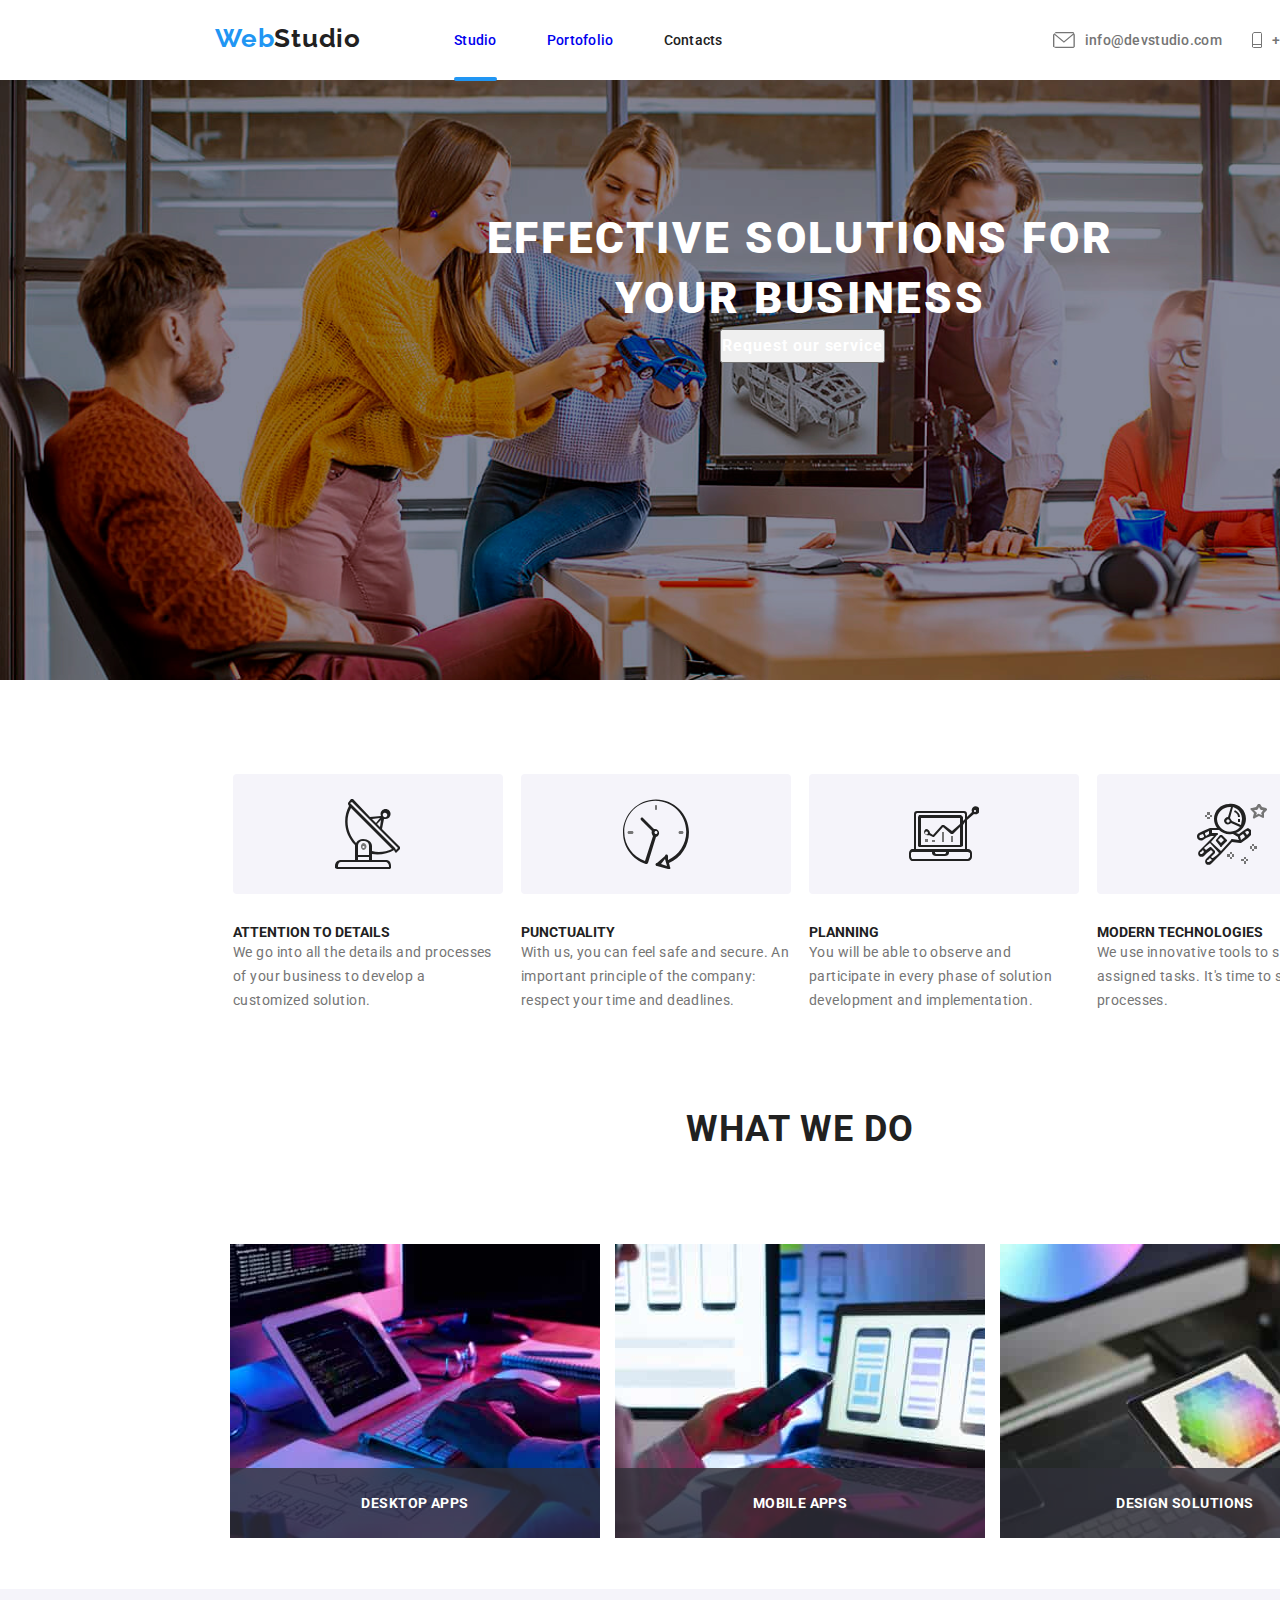
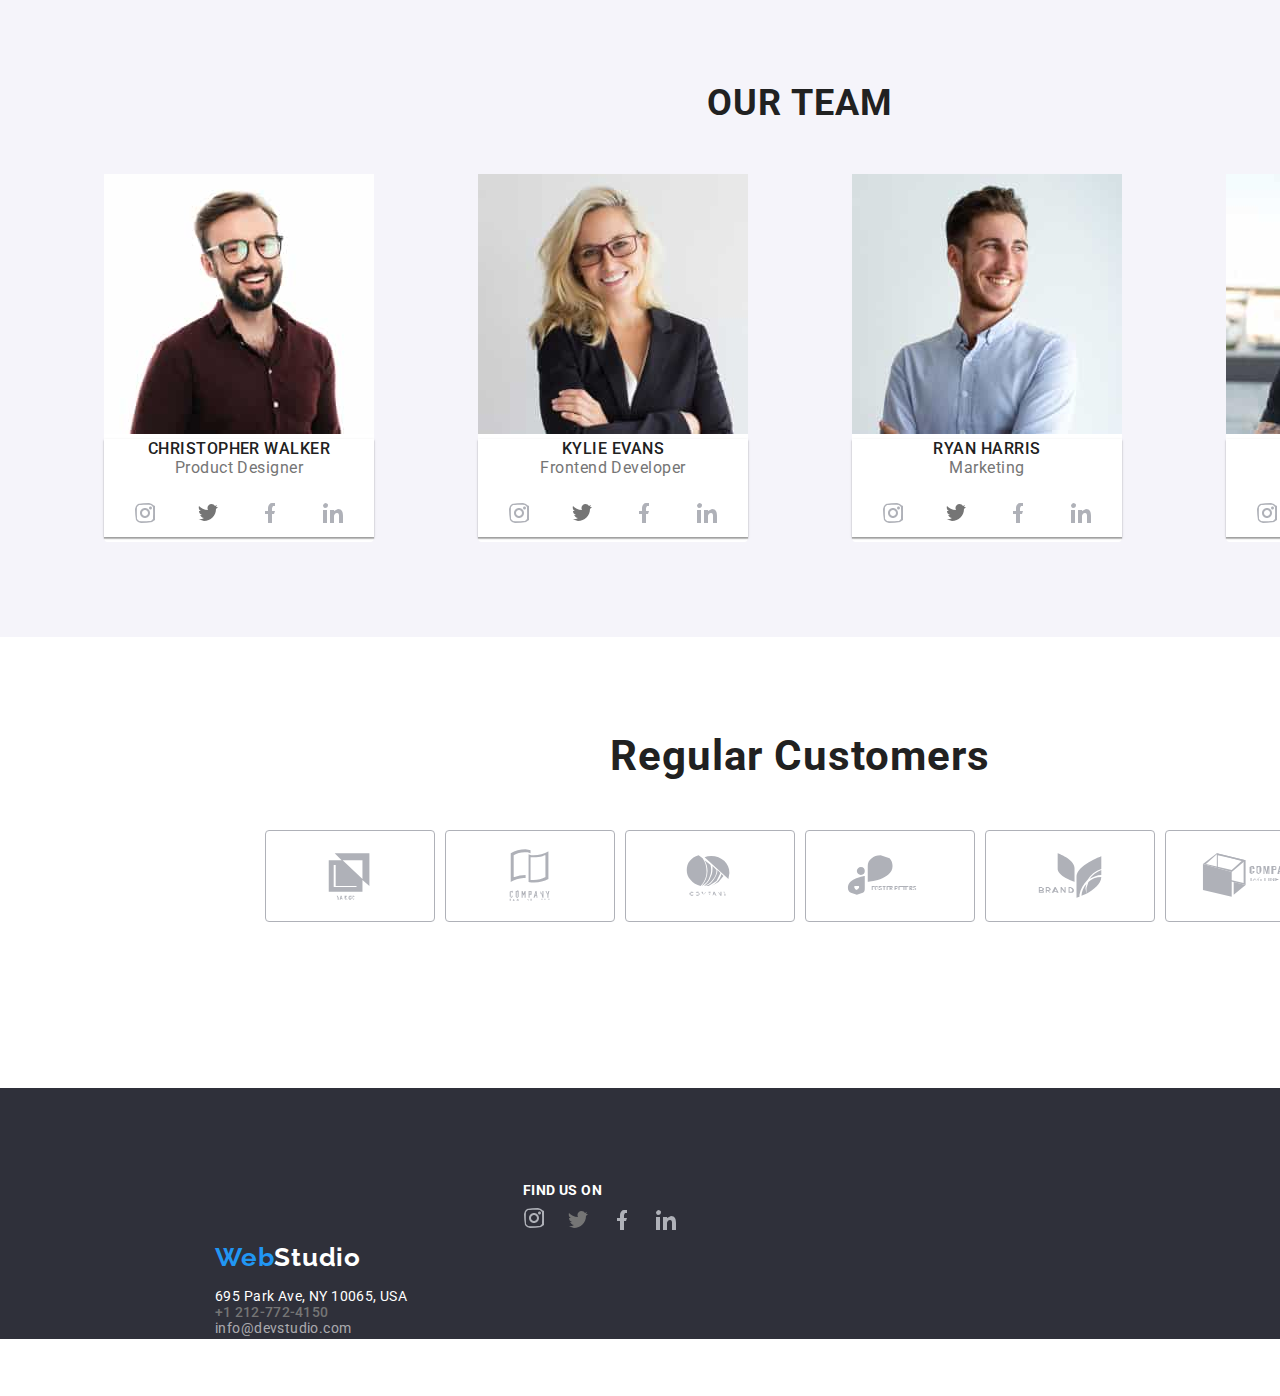
<file: index.html>
<!DOCTYPE html>
<html lang="en">
  <head>
    <meta charset="UTF-8" />
    <meta http-equiv="X-UA-Compatible" content="IE=edge" />
    <meta name="viewport" content="width=device-width, initial-scale=1.0" />
    <title>WebStudio</title>
    <link rel="preconnect" href="https://fonts.googleapis.com" />
    <link rel="preconnect" href="https://fonts.gstatic.com" crossorigin />
    <link
      href="https://fonts.googleapis.com/css2?family=Raleway:wght@700&family=Roboto:ital,wght@0,400;0,500;0,900;1,700&display=swap"
      rel="stylesheet"
    />

    <link rel="stylesheet" href="modern-normalize.css" />
    <link rel="stylesheet" href="style.css" />
  </head>

  <body>
    <div class="container">
      <!--Header-->
      <header class="head-section">
        <nav>
          <div class="header-section">
            <ul class="top-section">
              <div class="logo-section">
                <li>Web<span class="studio-top">Studio</span></li>
              </div>
              <div class="link-section">
                <li class="studio-section current">
                  <a href="index.html">Studio</a>
                </li>
                <li class="portofolio-section">
                  <a href="portofolio.html">Portofolio</a>
                </li>
                <li class="contacts-section">Contacts</li>
              </div>
            </ul>

            <div class="info-section">
              <div class="icons-mail-phone">
                <img src="./images/icons.svg/envelope.svg" alt="My Happy SVG" />
              </div>
              <a class="info-mail" href="mailto:info@devstudio.com"
                >info@devstudio.com
              </a>
              <div class="icons-mail-phone">
                <img
                  src="./images/icons.svg/smartphone.svg"
                  alt="My Happy SVG"
                />
              </div>
              <a class="info-phone" href="+1212-772-4150">+1 212-772-4150</a>
            </div>
          </div>
        </nav>
      </header>

      <!-- Main Content -->
      <main>
        <div class="title-section">
          <h1>EFFECTIVE SOLUTIONS FOR YOUR BUSINESS</h1>
          <button data-modal-open class="button">Request our service</button>
        </div>

        <!--Abilities section-->

        <article class="ability-section">
          <div>
            <ul class="abilities-section">
              <li>
                <div class="icon-space">
                  <div class="icons-list">
                    <img
                      class="icon-list"
                      src="./images/icons.svg/antenna.svg"
                      alt="My Happy SVG"
                    />
                  </div>
                </div>

                <h2>ATTENTION TO DETAILS</h2>
                <p>
                  We go into all the details and processes of your business to
                  develop a customized solution.
                </p>
              </li>
              <li>
                <div class="icon-space">
                  <div class="icons-list">
                    <img
                      class="icon-list"
                      src="./images/icons.svg/clock.svg"
                      alt="My Happy SVG"
                    />
                  </div>
                </div>
                <h2>PUNCTUALITY</h2>
                <p>
                  With us, you can feel safe and secure. An important principle
                  of the company: respect your time and deadlines.
                </p>
              </li>
              <li>
                <div class="icon-space">
                  <div class="icons-list">
                    <img
                      class="icon-list"
                      src="./images/icons.svg/diagram.svg"
                      alt="My Happy SVG"
                    />
                  </div>
                </div>
                <h2>PLANNING</h2>
                <p>
                  You will be able to observe and participate in every phase of
                  solution development and implementation.
                </p>
              </li>
              <li>
                <div class="icon-space">
                  <div class="icons-list">
                    <img
                      class="icon-list"
                      src="./images/icons.svg/astronaut.svg"
                      alt="My Happy SVG"
                    />
                  </div>
                </div>

                <h2>MODERN TECHNOLOGIES</h2>
                <p>
                  We use innovative tools to solve assigned tasks. It's time to
                  simplify work processes.
                </p>
              </li>
            </ul>
          </div>

          <!--What we do section-->

          <div class="what-we-do-section">
            <h2 class="details">What we do</h2>

            <div class="details-section">
              <div class="laptop-img">
                <img src="images/laptop.jpg" alt="Laptop" width="370" />
                <div class="desktop-apps">
                  <span class="apps-text">DESKTOP APPS</span>
                </div>
              </div>

              <div class="phone-img">
                <img src="images/phone.jpg" alt="Phone" width="370" />
                <div class="mobile-apps">
                  <span class="apps-text">Mobile APPS</span>
                </div>
              </div>

              <div class="tablet-img">
                <img src="images/tablet.jpg" alt="Tablet" width="370" />
                <div class="design-solutions">
                  <span class="apps-text">DESIGN SOLUTIONS</span>
                </div>
              </div>
            </div>
          </div>
        </article>

        <!--Our team section-->
        <section class="team-section">
          <div>
            <h2 class="details-ourteam">Our Team</h2>
            <div>
              <ul class="team-list">
                <li>
                  <div class="our-team">
                    <img
                      class="team-photo"
                      src="images/christopherwalker.jpg"
                      alt="Christoper Walker"
                      width="270"
                    />
                    <div class="team-container">
                      <h2 class="team-names">Christopher Walker</h2>
                      <span class="team-jobs">Product Designer</span>
                      <div class="social-icons">
                        <div class="social-icons-space">
                          <a href="https://www.instagram.com/">
                            <img
                              class="icon-instagram"
                              src="./images/icons.svg/instagram.svg"
                              alt="My Happy SVG"
                          /></a>
                        </div>
                        <div class="social-icons-space">
                          <a href="https://twitter.com/">
                            <img
                              class="icon-twitter"
                              src="./images/icons.svg/twitter.svg"
                              alt="My Happy SVG"
                          /></a>
                        </div>
                        <div class="social-icons-space">
                          <a href="https://www.facebook.com/">
                            <img
                              class="icon-facebook"
                              src="./images/icons.svg/facebook.svg"
                              alt="My Happy SVG"
                            />
                          </a>
                        </div>
                        <div class="social-icons-space">
                          <a href="https://www.linkedin.com/">
                            <img
                              class="icon-linkedin"
                              src="./images/icons.svg/linkedin.svg"
                              alt="My Happy SVG"
                            />
                          </a>
                        </div>
                      </div>
                    </div>
                  </div>
                </li>
                <li>
                  <div class="our-team">
                    <img
                      class="team-photo"
                      src="images/kylieevans.jpg"
                      alt="Kylie Evans"
                      width="270"
                    />
                    <div class="team-container">
                      <h2 class="team-names">Kylie Evans</h2>
                      <span class="team-jobs">Frontend Developer</span>
                      <div class="social-icons">
                        <div class="social-icons-space">
                          <a href="https://www.instagram.com/">
                            <img
                              class="icon-instagram"
                              src="./images/icons.svg/instagram.svg"
                              alt="My Happy SVG"
                            />
                          </a>
                        </div>
                        <div class="social-icons-space">
                          <a href="https://twitter.com/">
                            <img
                              class="icon-twitter"
                              src="./images/icons.svg/twitter.svg"
                              alt="My Happy SVG"
                            />
                          </a>
                        </div>
                        <div class="social-icons-space">
                          <a href="https://www.linkedin.com/">
                            <img
                              class="icon-facebook"
                              src="./images/icons.svg/facebook.svg"
                              alt="My Happy SVG"
                            />
                          </a>
                        </div>
                        <div class="social-icons-space">
                          <a href="https://www.linkedin.com/">
                            <img
                              class="icon-linkedin"
                              src="./images/icons.svg/linkedin.svg"
                              alt="My Happy SVG"
                            />
                          </a>
                        </div>
                      </div>
                    </div>
                  </div>
                </li>
                <li>
                  <div class="our-team">
                    <img
                      class="team-photo"
                      src="images/ryanharris.jpg"
                      alt="Ryan Harris"
                      width="270"
                    />
                    <div class="team-container">
                      <h2 class="team-names">Ryan Harris</h2>
                      <span class="team-jobs">Marketing</span>
                      <div class="social-icons">
                        <div class="social-icons-space">
                          <a href="https://www.instagram.com/">
                            <img
                              class="icon-instagram"
                              src="./images/icons.svg/instagram.svg"
                              alt="My Happy SVG"
                            />
                          </a>
                        </div>

                        <div class="social-icons-space">
                          <a href="https://twitter.com/">
                            <img
                              class="icon-twitter"
                              src="./images/icons.svg/twitter.svg"
                              alt="My Happy SVG"
                            />
                          </a>
                        </div>

                        <div class="social-icons-space">
                          <a href="https://www.facebook.com/">
                            <img
                              class="icon-facebook"
                              src="./images/icons.svg/facebook.svg"
                              alt="My Happy SVG"
                            />
                          </a>
                        </div>

                        <div class="social-icons-space">
                          <a href="https://twitter.com/">
                            <img
                              class="icon-twitter"
                              src="./images/icons.svg/linkedin.svg"
                              alt="My Happy SVG"
                            />
                          </a>
                        </div>
                      </div>
                    </div>
                  </div>
                </li>
                <li>
                  <div class="our-team">
                    <img
                      class="team-photo"
                      src="images/tylermoore.jpg"
                      alt="Tyler Moore"
                      width="270"
                    />
                    <div class="team-container">
                      <h2 class="team-names">Tyler Moore</h2>
                      <span class="team-jobs">UI Designer</span>
                      <div>
                        <div class="social-icons">
                          <div class="social-icons-space">
                            <a href="https://www.instagram.com/">
                              <img
                                class="icon-instagram"
                                src="./images/icons.svg/instagram.svg"
                                alt="My Happy SVG"
                              />
                            </a>
                          </div>

                          <div class="social-icons-space">
                            <a href="https://twitter.com/">
                              <img
                                class="icon-twitter"
                                src="./images/icons.svg/twitter.svg"
                                alt="My Happy SVG"
                              />
                            </a>
                          </div>
                          <div class="social-icons-space">
                            <a href="https://www.facebook.com/">
                              <img
                                class="icon-facebook"
                                src="./images/icons.svg/facebook.svg"
                                alt="My Happy SVG"
                              />
                            </a>
                          </div>
                          <div class="social-icons-space">
                            <a href="https://www.linkedin.com/">
                              <img
                                class="icon-linkedin"
                                src="./images/icons.svg/linkedin.svg"
                                alt="My Happy SVG"
                              />
                            </a>
                          </div>
                        </div>
                      </div>
                    </div>
                  </div>
                </li>
              </ul>
            </div>
          </div>
        </section>
        <!-- Regular customers section -->
        <section class="customers-section">
          <div class="customer-title"><h3>Regular Customers</h3></div>
          <div class="customer-icons">
            <div class="customer-icons-space">
              <img
                class="logo-icons"
                src="./images/icons.svg/logo1.svg"
                alt="My Happy SVG"
              />
            </div>

            <div class="customer-icons-space">
              <img
                class="logo-icons"
                src="./images/icons.svg/logo2.svg"
                alt="My Happy SVG"
              />
            </div>

            <div class="customer-icons-space">
              <img
                class="logo-icons"
                src="./images/icons.svg/logo3.svg"
                alt="My Happy SVG"
              />
            </div>
            <div class="customer-icons-space">
              <img
                class="logo-icons"
                src="./images/icons.svg/logo4.svg"
                alt="My Happy SVG"
              />
            </div>
            <div class="customer-icons-space">
              <img
                class="logo-icons"
                src="./images/icons.svg/logo5.svg"
                alt="My Happy SVG"
              />
            </div>
            <div class="customer-icons-space">
              <img
                class="logo-icons"
                src="./images/icons.svg/logo6.svg"
                alt="My Happy SVG"
              />
            </div>
          </div>
        </section>
      </main>

      <!--Footer section-->

      <footer class="footer-section">
        <div class="footer-icons-section">
          <h3 class="icons-title">Find us on</h3>
          <div class="footer-icons">
            <div class="footer-icons-space">
              <a href="https://www.instagram.com/">
                <img
                  class="icon-instagram"
                  src="./images/icons.svg/instagram.svg"
                  alt="My Happy SVG"
                />
              </a>
            </div>
            <a href="https://twitter.com/">
              <div class="footer-icons-space">
                <img
                  class="icon-twitter"
                  src="./images/icons.svg/twitter.svg"
                  alt="My Happy SVG"
                />
              </div>
            </a>
            <a href="https://www.facebook.com/">
              <div class="footer-icons-space">
                <img
                  class="icon-facebook"
                  src="./images/icons.svg/facebook.svg"
                  alt="My Happy SVG"
                />
              </div>
            </a>

            <a href="https://www.linkedin.com/">
              <div class="footer-icons-space">
                <img
                  class="icon-linkedin"
                  src="./images/icons.svg/linkedin.svg"
                  alt="My Happy SVG"
                />
              </div>
            </a>
          </div>
        </div>
        <div class="address-section">
          <address class="address">
            <div class="address-contacts">
              <span class="webstudio-section"
                >Web<span class="studio-bottom">Studio</span></span
              >

              <br />
              695 Park Ave, NY 10065, USA
              <a class="info-phone" href="+1212-772-4150">+1 212-772-4150</a>
              <a class="mail" href="mailto:info@devstudio.com"
                >info@devstudio.com</a
              >
            </div>
          </address>
        </div>
      </footer>
    </div>
    <div class="modal is-hidden" data-modal>
      <div class="modal-content">
        <button class="close-btn" data-modal-close>
          <img
            class="close-button"
            src="images/icons.svg/close-black.svg"
            alt="Close button"
          />
        </button>
      </div>
    </div>
    <script src="./js/modal.js"></script>
  </body>
</html>
</file>
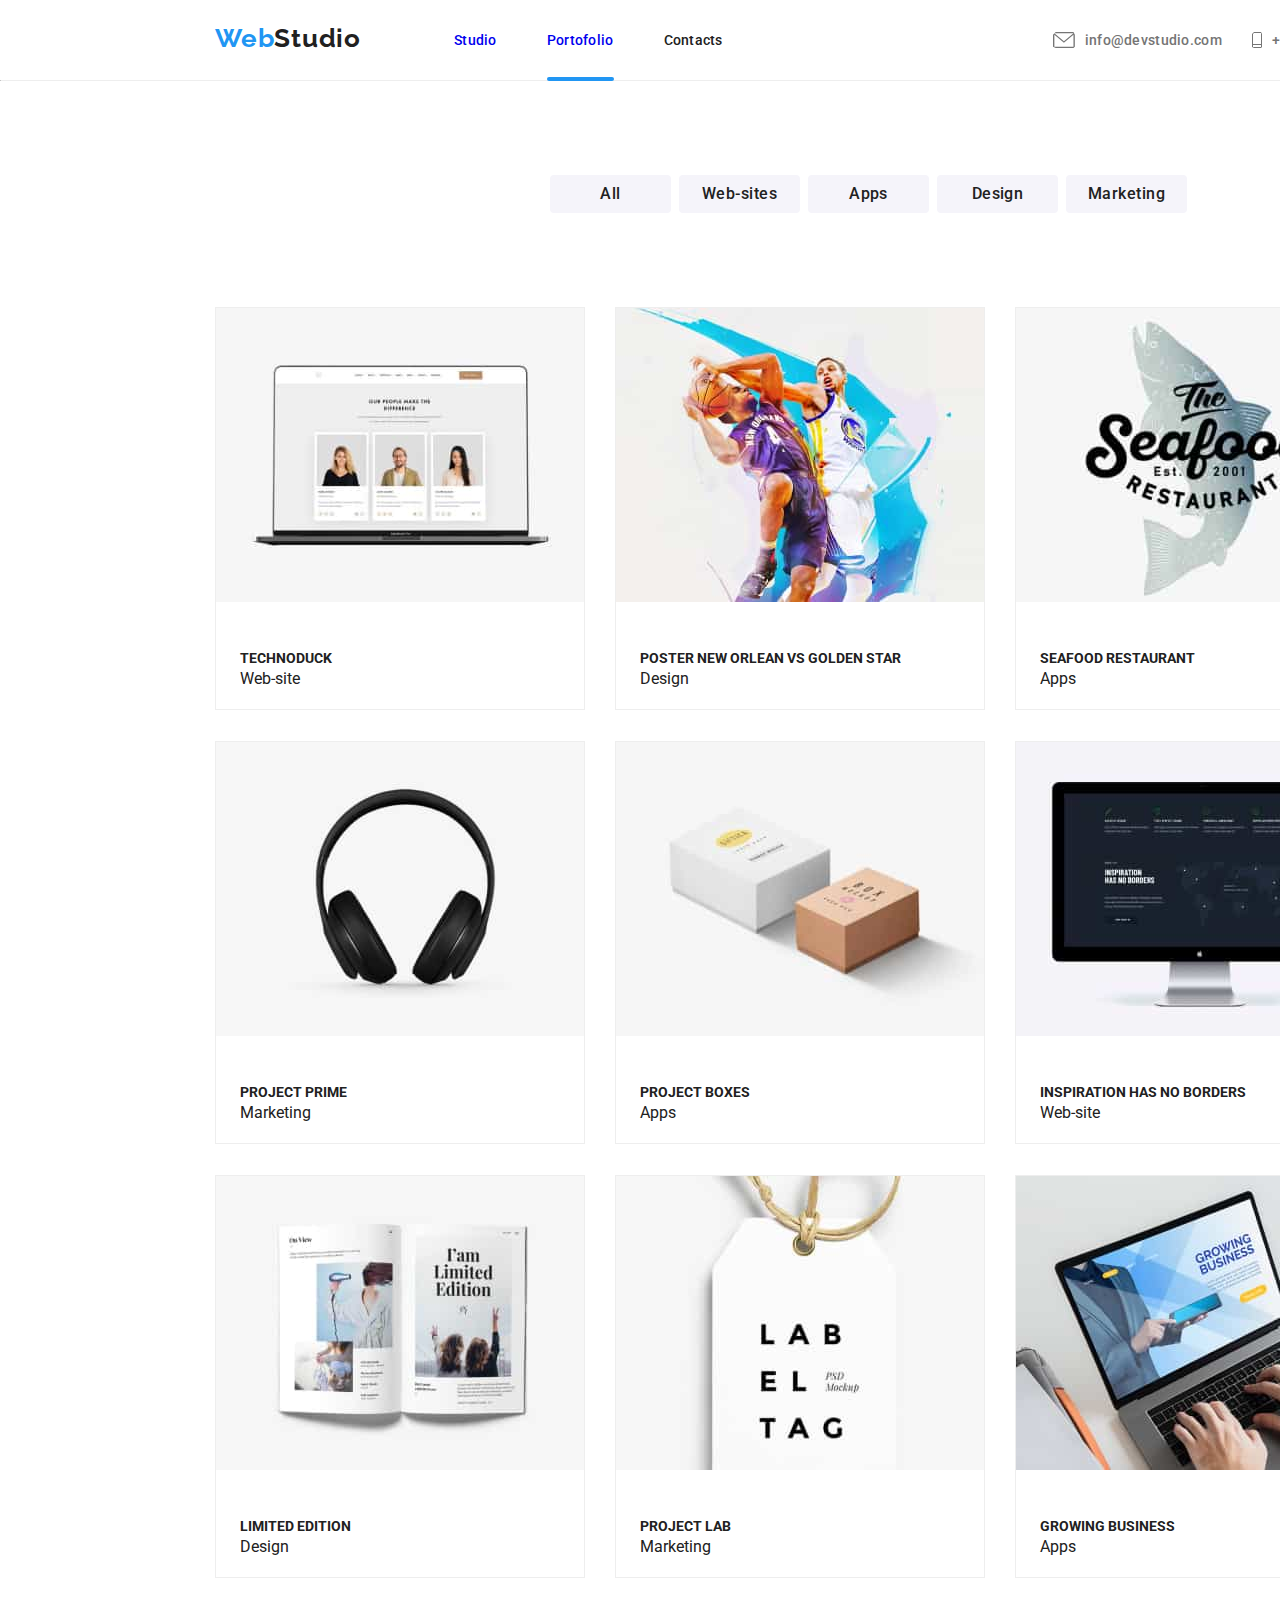
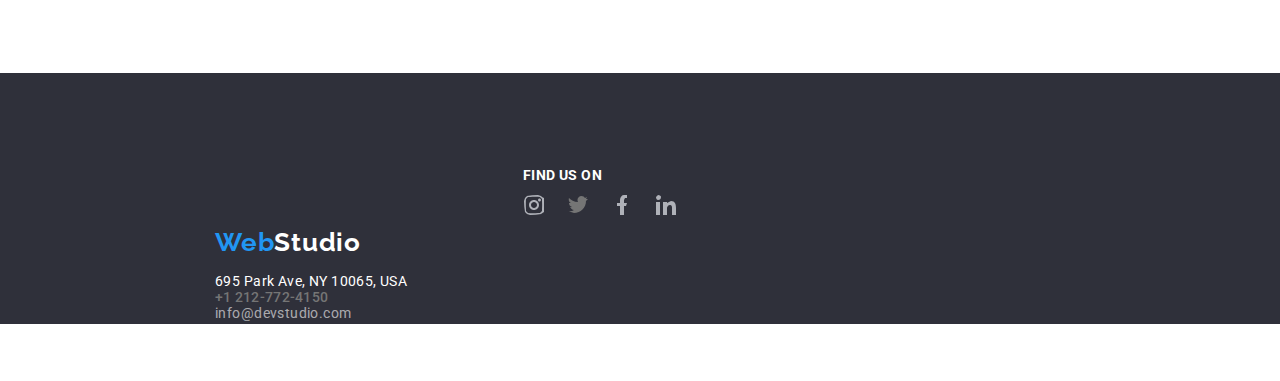
<file: portofolio.html>
<!DOCTYPE html>
<html lang="en">
  <head>
    <meta charset="UTF-8" />
    <meta http-equiv="X-UA-Compatible" content="IE=edge" />
    <meta name="viewport" content="width=device-width, initial-scale=1.0" />
    <title>WebStudio</title>
    <link rel="preconnect" href="https://fonts.googleapis.com" />
    <link rel="preconnect" href="https://fonts.gstatic.com" crossorigin />
    <link
      href="https://fonts.googleapis.com/css2?family=Raleway:wght@700&family=Roboto:ital,wght@0,400;0,500;0,900;1,700&display=swap"
      rel="stylesheet"
    />
    <link rel="stylesheet" href="modern-normalize.css" />
    <link rel="stylesheet" href="style.css" />
  </head>
  <body>
    <div class="container-port">
      <!--Header-->
      <header class="head-section">
        <nav>
          <div class="header-section">
            <ul class="top-section">
              <div class="logo-section">
                <li>Web<span class="studio-top">Studio</span></li>
              </div>
              <div class="link-section">
                <li class="studio-section"><a href="index.html">Studio</a></li>
                <li class="portofolio-section current">
                  <a href="portofolio.html">Portofolio</a>
                </li>
                <li class="contacts-section">Contacts</li>
              </div>
            </ul>
            <div class="info-section">
              <div class="icons-mail-phone">
                <img src="./images/icons.svg/envelope.svg" alt="My Happy SVG" />
              </div>
              <a class="info-mail" href="mailto:info@devstudio.com"
                >info@devstudio.com
              </a>
              <div class="icons-mail-phone">
                <img
                  src="./images/icons.svg/smartphone.svg"
                  alt="My Happy SVG"
                />
              </div>
              <a class="info-phone" href="+1212-772-4150">+1 212-772-4150</a>
            </div>
          </div>
        </nav>
        <hr>
      </header>
      <main>
        <section class="button-section">
          <!--Buttons section-->
          <ul class="btn-section">
            <li>
              <button class="buttons">All</button>
            </li>
            <li>
              <button class="buttons">Web-sites</button>
            </li>
            <li>
              <button class="buttons">Apps</button>
            </li>
            <li>
              <button class="buttons">Design</button>
            </li>

            <li>
              <button class="buttons">Marketing</button>
            </li>
          </ul>

          <!--Projects section-->
          <section>
            <div class="project-section">
              <ul class="card-set">
                <li class="card-item">
                  <div class="border">
                    <div class="overlay-section">
                      <img
                        src="images/technoduck.jpg"
                        alt="Technoduck"
                        width="370"
                      />
                      <div class="overlay">
                        <p class="text-overlay">
                          Technoduck is a state-of-the-art coronavirus
                          distribution platform. Companies use this platform for
                          digital espionage and attacks on competitors' secure
                          servers.
                        </p>
                      </div>
                    </div>

                    <div class="project-container">
                      <h2 class="projects">Technoduck</h2>
                      <span class="projects-name">Web-site</span>
                    </div>
                  </div>
                </li>

                <li class="card-item">
                  <div class="border">
                    <div class="overlay-section">
                      <img
                        class="projects-images"
                        src="images/poster.jpg"
                        alt="New Orlean vs Golden Star"
                        width="370"
                      />
                      <div class="overlay"></div>
                    </div>
                    <div class="project-container">
                      <h2 class="projects">Poster New Orlean vs Golden Star</h2>
                      <span class="projects-name">Design</span>
                    </div>
                  </div>
                </li>

                <li class="card-item">
                  <div class="border">
                    <div class="overlay-section">
                      <img
                        class="projects-images"
                        src="images/seafood.jpg"
                        alt="Seafood Restaurant"
                        width="370"
                      />
                      <div class="overlay"></div>
                    </div>

                    <div class="project-container">
                      <h2 class="projects">Seafood Restaurant</h2>
                      <span class="projects-name">Apps</span>
                    </div>
                  </div>
                </li>
                <li class="card-item">
                  <div class="border">
                    <div class="overlay-section">
                      <img
                        class="projects-images"
                        src="images/projectprime.jpg"
                        alt="Project Prime"
                        width="370"
                      />
                      <div class="overlay"></div>
                    </div>

                    <div class="project-container">
                      <h2 class="projects">Project Prime</h2>
                      <span class="projects-name">Marketing</span>
                    </div>
                  </div>
                </li>

                <li class="card-item">
                  <div class="border">
                    <div class="overlay-section">
                      <img
                        class="projects-images"
                        src="images/projectboxes.jpg"
                        alt="Project Boxes"
                        width="370"
                      />
                      <div class="overlay"></div>
                    </div>

                    <div class="project-container">
                      <h2 class="projects">Project Boxes</h2>
                      <span class="projects-name">Apps</span>
                    </div>
                  </div>
                </li>
                <li class="card-item">
                  <div class="border">
                    <div class="overlay-section">
                      <img
                        class="projects-images"
                        src="images/inspnoborder.jpg"
                        alt="Inspiration has no Borders"
                        width="370"
                      />
                      <div class="overlay"></div>
                    </div>

                    <div class="project-container">
                      <h2 class="projects">Inspiration has no Borders</h2>
                      <span class="projects-name">Web-site</span>
                    </div>
                  </div>
                </li>
                <li class="card-item">
                  <div class="border">
                    <div class="overlay-section">
                      <img
                        class="projects-images"
                        src="images/limitededition.jpg"
                        alt="Limited Edition"
                        width="370"
                      />
                      <div class="overlay"></div>
                    </div>

                    <div class="project-container">
                      <h2 class="projects">Limited Edition</h2>
                      <span class="projects-name">Design</span>
                    </div>
                  </div>
                </li>

                <li class="card-item">
                  <div class="border">
                    <div class="overlay-section">
                      <img
                        class="projects-images"
                        src="images/projectlab.jpg"
                        alt="Project LAB"
                        width="370"
                      />
                      <div class="overlay"></div>
                    </div>

                    <div class="project-container">
                      <h2 class="projects">Project LAB</h2>
                      <span class="projects-name">Marketing</span>
                    </div>
                  </div>
                </li>
                <li class="card-item">
                  <div class="border">
                    <div class="overlay-section">
                      <img
                        class="projects-images"
                        src="images/growingbusiness.jpg"
                        alt="Growing Business"
                        width="370"
                      />
                      <div class="overlay"></div>
                    </div>

                    <div class="project-container">
                      <h2 class="projects">Growing Business</h2>
                      <span class="projects-name">Apps</span>
                    </div>
                  </div>
                </li>
              </ul>
            </div>
          </section>
        </section>
      </main>

      <!--Footer section-->

      <footer class="footer-section">
        <div class="footer-icons-section">
          <h3 class="icons-title">Find us on</h3>
          <div class="footer-icons">
            <div class="footer-icons-space">
              <img
                class="icon-instagram"
                src="./images/icons.svg/instagram.svg"
                alt="My Happy SVG"
              />
            </div>
            <div class="footer-icons-space">
              <img
                class="icon-twitter"
                src="./images/icons.svg/twitter.svg"
                alt="My Happy SVG"
              />
            </div>
            <div class="footer-icons-space">
              <img
                class="icon-facebook"
                src="./images/icons.svg/facebook.svg"
                alt="My Happy SVG"
              />
            </div>
            <div class="footer-icons-space">
              <img
                class="icon-linkedin"
                src="./images/icons.svg/linkedin.svg"
                alt="My Happy SVG"
              />
            </div>
          </div>
        </div>
        <div class="address-section">
          <address class="address">
            <div class="address-contacts">
              <span class="webstudio-section"
                >Web<span class="studio-bottom">Studio</span></span
              >

              <br />
              695 Park Ave, NY 10065, USA
              <a class="info-phone" href="+1212-772-4150">+1 212-772-4150</a>
              <a class="mail" href="mailto:info@devstudio.com"
                >info@devstudio.com</a
              >
            </div>
          </address>
        </div>
      </footer>
    </div>
  </body>
</html>
</file>
<file: style.css>
body {
  font-family: Roboto, "Open Sans", "Helvetica Neue", sans-serif;
  color: #212121;
}

* {
  margin: 0;
  padding: 0;
  box-sizing: Border-box;
}

hr {
  width: 1600px;

  border-top: 1px #ececec;
}

ul {
  list-style-type: none;
}
a:hover,
a:focus {
  color: #2196f3;
}
a {
  text-decoration: none;
  transition-property: color;
  transition-duration: 250ms;
  transition-timing-function: cubic-bezier(0.4, 0, 0.2, 1);
}
h1 {
  display: flex;
  width: 696px;
  flex-direction: column;
  flex-shrink: 0;
  color: #fff;
  text-align: center;
  font-size: 44px;
  font-family: inherit;
  font-weight: 900;
  line-height: 1.36;
  letter-spacing: 2.64px;
  text-transform: uppercase;
  margin-top: 35px;
  margin-right: auto;
  margin-left: auto;
}
h2 {
  display: flex;
  width: 270px;
  flex-direction: column;
  flex-shrink: 0;
  color: #212121;
  font-size: 14px;
  font-family: inherit;
  font-weight: 700;
  text-transform: uppercase;
}
p {
  display: flex;
  width: 270px;
  height: 75px;
  flex-direction: column;
  flex-shrink: 0;
  color: #757575;
  font-size: 14px;
  font-family: inherit;
  font-weight: 400;
  line-height: 24px;
  letter-spacing: 0.42px;
}
.container-port {
  display: flex;
  width: 1600px;
  flex-direction: column;
  justify-content: center;
  align-items: center;
  gap: 94px;
  background: #fff;
}
.container {
  width: 1600px;
  height: 2348px;

  background: #fff;
}

.webstudio-section {
  color: #2196f3;
  font-size: 26px;
  font-family: Raleway;
  font-weight: 700;
  letter-spacing: 0.78px;
  display: flex;
  font-style: normal;
}
.studio-section,
.portofolio-section,
.contacts-section {
  color: #212121;
  font-size: 14px;
  font-family: inherit;
  font-weight: 500;
  letter-spacing: 0.28px;
}

.button {
  color: #fff;
  text-align: center;
  font-size: 16px;
  font-family: inherit;
  font-weight: 700;
  line-height: 30px;
  letter-spacing: 0.96px;
  margin-left: 720px;
  transition-property: background-color;
  transition-duration: 250ms;
  transition-timing-function: cubic-bezier(0.4, 0, 0.2, 1);
}
.buttons:hover,
.buttons:focus,
.button:hover,
.button:focus {
  background-color: #2196f3;
  color: #fff;
  cursor: pointer;
}
.buttons:hover {
  box-shadow: 0px 2px 2px 0px rgba(0, 0, 0, 0.12),
    0px 1px 2px 0px rgba(0, 0, 0, 0.08), 0px 3px 1px 0px rgba(0, 0, 0, 0.1);
  cursor: pointer;
}
.info-phone {
  color: #757575;
  font-size: 14px;
  font-family: inherit;
  font-weight: 500;
  letter-spacing: 0.28px;
}

.top-section {
  display: flex;
  padding-left: 215px;
}
.info-mail {
  padding-right: 40px;
  color: #757575;
}
.info-section {
  color: #757575;
  font-family: Roboto;
  font-size: 14px;
  font-weight: 500;
  letter-spacing: 0.28px;
  padding-right: 215px;
  padding-top: 32px;
  padding-bottom: 32px;
  display: flex;
}

.header-section {
  display: flex;
  justify-content: space-between;
  width: 1600px;
  height: 80px;
  flex-shrink: 0;
  background: #fff;
}
.logo-section {
  color: #2196f3;
  font-family: Raleway;
  font-size: 26px;
  font-weight: 700;
  letter-spacing: 0.78px;
  padding-right: 93px;
  padding-top: 24px;
  padding-bottom: 25px;
}

.studio-section,
.portofolio-section {
  margin-right: 50px;
}
.studio-top {
  color: #212121;
}
.studio-bottom {
  color: #fff;
}
.current {
  position: relative;
}
.current::after {
  content: " ";
  width: 100%;
  height: 4px;
  position: absolute;
  top: 17px;
  border-radius: 2px;
  background: #2196f3;
  left: 0;
  right: 0;
  margin-top: 28px;
}
.current:hover::after {
  width: 100%;
  left: 0;
}

.link-section {
  color: #212121;
  font-family: Roboto;
  font-size: 14px;
  font-weight: 500;
  letter-spacing: 0.28px;
  display: flex;
  padding-top: 32px;
}

.details {
  color: #212121;
  text-align: center;
  font-size: 36px;
  font-family: inherit;
  font-weight: 700;
  letter-spacing: 1.08px;
  margin-right: auto;
  margin-left: auto;
}
.details-ourteam {
  color: #212121;
  text-align: center;
  font-size: 36px;
  font-family: inherit;
  font-weight: 700;
  letter-spacing: 1.08px;
  margin-right: auto;
  margin-left: auto;
  padding-bottom: 50px;
}
.details-section {
  display: flex;
  justify-content: space-evenly;
  padding-left: 215px;
  padding-right: 215px;
}
.what-we-do-section {
  width: 1600px;
  height: 386px;
  background: #fff;
}
.team-section {
  width: 1600px;
  height: 648px;
  flex-shrink: 0;
  background: #f5f4fa;
}
.team-list {
  display: flex;
  justify-content: space-evenly;
}

.our-team {
  width: 270px;
  height: 368px;
  flex-shrink: 0;
  border-radius: 0px 0px 4px 4px;
  background: #fff;
}
.team-names {
  color: #212121;
  text-align: center;
  font-size: 16px;
  font-family: inherit;
  font-weight: 500;
  letter-spacing: 0.48px;
}
.team-jobs {
  color: #757575;
  text-align: center;
  font-size: 16px;
  font-family: inherit;
  font-weight: 400;
  letter-spacing: 0.48px;
}
.footer-section {
  width: 1600px;
  height: 251px;
  flex-shrink: 0;
  background: #2f303a;
}

.address {
  display: flex;
  width: 207px;
  height: 16px;
  flex-direction: column;
  flex-shrink: 0;
  color: #fff;
  font-size: 14px;
  font-family: inherit;
  font-style: normal;
  font-weight: 400;
  line-height: normal;
  letter-spacing: 0.42px;
  margin-left: 215px;
  margin-right: 1178px;
  justify-content: space-evenly;
}
.mail {
  display: flex;
  width: 231px;
  height: 16px;
  flex-direction: column;
  flex-shrink: 0;
  color: rgba(255, 255, 255, 0.6);
  font-size: 14px;
  font-family: inherit;

  font-weight: 400;
  line-height: 16px;
  letter-spacing: 0.42px;
}

.main-section,
.ability-section,
.details-section,
.team-section,
.footer-section,
.title-section {
  padding-top: 94px;
  padding-bottom: 94px;
}

.main-section {
  width: 1600px;
  height: 80px;
  flex-shrink: 0;
  background: #fff;
}
.title-section {
  width: 1600px;
  height: 600px;
  flex-shrink: 0;
  background: #2f303a;
  background-image: url(images/img.png),
    linear-gradient(to bottom, #fff, rgb(160, 158, 158), rgb(58, 57, 57), #000);
  background-size: 1600px;
}

.ability-section {
  width: 1600px;
  background: #fff;
}
.abilities-section {
  display: flex;
  justify-content: space-evenly;
  margin-right: 215px;
  margin-left: 215px;
  margin-bottom: 94px;
}
.team-section {
  width: 1600px;
  height: 648px;
  flex-shrink: 0;
  background: #f5f4fa;
}
.footer-section {
  width: 1600px;
  height: 251px;
  flex-shrink: 0;
  background: #2f303a;
}

.button-section {
  display: flex;
  width: 1600px;
  flex-direction: column;
  justify-content: center;
  align-items: center;
  gap: 94px;
  background: #fff;
}

.buttons {
  width: 121px;
  height: 38px;
  flex-shrink: 0;
  border-radius: 4px;
  background: #f5f4fa;
  margin-left: 8px;
  color: #212121;
  text-align: center;
  font-family: inherit;
  font-size: 16px;
  font-style: normal;
  font-weight: 500;
  line-height: 26px;
  letter-spacing: 0.48px;
  border: transparent;
  transition-property: background-color;
  transition-duration: 250ms;
  transition-timing-function: cubic-bezier(0.4, 0, 0.2, 1);
}

.project-container {
  padding: 24px 237px 20px 24px;
}

.team-container {
  color: #212121;
  text-align: center;
  font-family: inherit;
  font-size: 16px;
  font-style: normal;
  font-weight: 500;
  line-height: normal;
  letter-spacing: 0.48px;
  box-shadow: 0px 2px 1px 0px rgba(0, 0, 0, 0.2),
    0px 1px 1px 0px rgba(0, 0, 0, 0.14), 0px 1px 3px 0px rgba(0, 0, 0, 0.12);
}
.btn-section {
  display: flex;
  width: 516px;
  height: 38px;
}

.project-section {
  display: flex;
  width: 1600px;
  flex-direction: column;
  justify-content: center;
  align-items: center;
  gap: 94px;
  background: #fff;

  padding-left: 215px;
  padding-right: 215px;
}
.projects {
  padding-top: 20px;
  padding-bottom: 4px;
}
.card-set {
  display: flex;
  flex-wrap: wrap;
  margin-left: -30px;
  margin-top: -30px;
}
.card-item {
  background: #fff;
  margin-left: 30px;
  margin-top: 30px;
  width: 370px;
  height: 404px;
  flex-shrink: 0;

  background: #fff;
  flex-basis: calc((100% - 90px) / 3);
}
.border {
  border: 1px solid #eee;
  transition-property: background-color;
  transition-duration: 250ms;
  transition-timing-function: cubic-bezier(0.4, 0, 0.2, 1);
}
.border:hover {
  border: 1px solid #eee;
  background: #fff;
  box-shadow: 1px 4px 6px 0px rgba(0, 0, 0, 0.16),
    0px 4px 4px 0px rgba(0, 0, 0, 0.06), 0px 1px 1px 0px rgba(0, 0, 0, 0.12);
}

.overlay-section {
  position: relative;
  overflow: hidden;
}
.overlay {
  position: absolute;
  top: 0;
  left: 0;
  width: 100%;
  height: 100%;
  transform: translatey(100%);
  transition: transform 250ms ease-in-out;
}
.overlay-section:hover .overlay {
  transform: translatex(0);
  background-color: rgba(33, 150, 243, 0.9);
}
.text-overlay {
  width: 322px;
  color: #fff;
  font-family: Roboto;
  font-size: 18px;
  font-weight: 400;
  line-height: 28px;
  letter-spacing: 0.54px;
  margin-top: 63px;
  margin-left: 23px;
}

.card-list {
  margin-left: 30px;
  margin-top: 30px;
}

.icons-mail-phone {
  display: flex;
  justify-content: flex-end;
  padding-right: 10px;
  width: 10px;
  height: 16px;
  flex-shrink: 0;
  transition-property: background-color;
  transition-duration: 250ms;
  transition-timing-function: cubic-bezier(0.4, 0, 0.2, 1);
}
.icons-mail-phone:hover {
  filter: invert(0.4) sepia(1) saturate(15.7) hue-rotate(183.6deg)
    brightness(0.95);
  cursor: pointer;
}
.icons-list {
  width: 270px;
  height: 120px;
  flex-shrink: 0;
  border-radius: 4px;
  background: #f5f4fa;

  display: flex;
  justify-content: center;
  align-items: center;
}
.icon-list {
  width: 70px;
  height: 70px;
  flex-shrink: 0;
}

.icon-space {
  padding-bottom: 30px;
}
.footer-icons-space:hover,
.footer-icons-space:focus {
  background-color: #2196f3;
  cursor: pointer;
}

.social-icons-space {
  width: 44px;
  height: 44px;
  border-radius: 50px;
  background-color: fff;

  display: flex;
  justify-content: space-around;
  align-items: center;

  transition-property: background-color;
  transition-duration: 250ms;
  transition-timing-function: cubic-bezier(0.4, 0, 0.2, 1);
}
.social-icons-space:hover,
.social-icons-space:focus {
  background: #2196f3;
  cursor: pointer;
}

.icon-instagram,
.icon-twitter,
.icon-facebook,
.icon-linkedin {
  width: 20px;
  height: 20px;
  transition-property: color;
  transition-duration: 250ms;
  transition-timing-function: cubic-bezier(0.4, 0, 0.2, 1);
}
.icon-instagram:focus,
.icon-twitter:focus,
.icon-facebook:focus,
.icon-linkedin:focus,
.icon-instagram:hover,
.icon-twitter:hover,
.icon-facebook:hover,
.icon-linkedin:hover {
  filter: invert(0) sepia(0.5) saturate(0.1) hue-rotate(0deg) brightness(40);
  cursor: pointer;
}

.social-icons {
  display: flex;
  justify-content: space-evenly;
  padding-top: 16px;
}

.customers-section {
  width: 1600px;
  height: 451px;
}
.customer-title {
  color: #212121;
  text-align: center;
  font-family: Roboto;
  font-size: 36px;
  font-style: normal;
  font-weight: 700;
  line-height: normal;
  letter-spacing: 1.08px;
  padding-top: 94px;
}
.logo-icons {
  width: 106px;
  height: 60px;
  transition-property: background-color;
  transition-duration: 250ms;
  transition-timing-function: cubic-bezier(0.4, 0, 0.2, 1);
}
.logo-icons:hover,
.logo-icons:focus {
  filter: invert(0.4) sepia(1) saturate(15.7) hue-rotate(183.6deg)
    brightness(0.95);
  cursor: pointer;
}
.customer-icons {
  display: flex;
  align-items: center;
  gap: 10px;
  justify-content: center;
  padding-top: 50px;
}

.customer-icons-space {
  width: 170px;
  height: 92px;
  flex-shrink: 0;
  border-radius: 4px;
  border: 1px solid #afb1b8;

  display: flex;
  justify-content: center;
  align-items: center;
}
.customer-icons-space:hover {
  border-color: #2196f3;
  cursor: pointer;
}
.footer-icons {
  display: flex;
  justify-content: center;

  transition-property: background-color;
  transition-duration: 250ms;
  transition-timing-function: cubic-bezier(0.4, 0, 0.2, 1);
}
.icons-title {
  color: #fff;
  font-family: Roboto;
  font-size: 14px;
  font-weight: 700;
  line-height: normal;
  letter-spacing: 0.42px;
  text-transform: uppercase;
  padding-right: 75px;
  display: flex;
  justify-content: center;
}
.footer-icons-space {
  width: 44px;
  height: 44px;
  flex-shrink: 0;
  fill: rgba(255, 255, 255, 0.1);
  border-radius: 50%;
  align-items: center;
  display: flex;
  justify-content: space-around;
}
.footer-icons-section {
  margin-right: 400px;
}
.address-contacts {
  padding-bottom: 60px;
}
.desktop-apps {
  position: absolute;
  width: 370px;
  height: 70px;
  flex-shrink: 0;
  background: rgba(47, 48, 58, 0.8);
  bottom: 0px;
  top: 224px;
}
.mobile-apps {
  position: absolute;
  width: 370px;
  height: 70px;
  flex-shrink: 0;
  background: rgba(47, 48, 58, 0.8);
  bottom: 0px;
  top: 224px;
}
.design-solutions {
  position: absolute;
  width: 370px;
  height: 70px;
  flex-shrink: 0;
  background: rgba(47, 48, 58, 0.8);
  bottom: 0px;
  top: 224px;
}
.laptop-img,
.phone-img,
.tablet-img {
  position: relative;
}
.apps-text {
  color: #fff;
  text-align: center;
  font-family: Roboto;
  font-size: 14px;
  font-style: normal;
  font-weight: 700;
  line-height: normal;
  letter-spacing: 0.42px;
  text-transform: uppercase;
  display: flex;
  justify-content: space-around;
  padding-top: 27px;
}
.modal {
  position: fixed;
  top: 0;
  left: 0;
  width: 100vw;
  height: 100vh;
  display: flex;
  justify-content: center;
  align-items: center;
  background: rgba(0, 0, 0, 0.2);
  transition: 400ms ease-out;
}

.modal-content {
  padding: 16px;
  width: 528px;
  height: 581px;
  margin: 0 auto;
  position: relative;
  border-radius: 4px;
  background: #fff;
  box-shadow: 0px 2px 1px 0px rgba(0, 0, 0, 0.2),
    0px 1px 1px 0px rgba(0, 0, 0, 0.14), 0px 1px 3px 0px rgba(0, 0, 0, 0.12);
}

.is-hidden {
  visibility: hidden;
  pointer-events: none;
  opacity: 0;
  transition: 400ms ease-out;
}
.close-btn {
  background-color: #fff;
  cursor: pointer;
  outline: none;
  position: absolute;
  right: 16px;
  top: 16px;
  width: 30px;
  height: 30px;
  border-radius: 50%;
  border-color: #f6f8fa;
}
.close-button {
  color: #000;
  width: 18px;
  margin-top: 6px;
  height: 18px;
}
</file>
